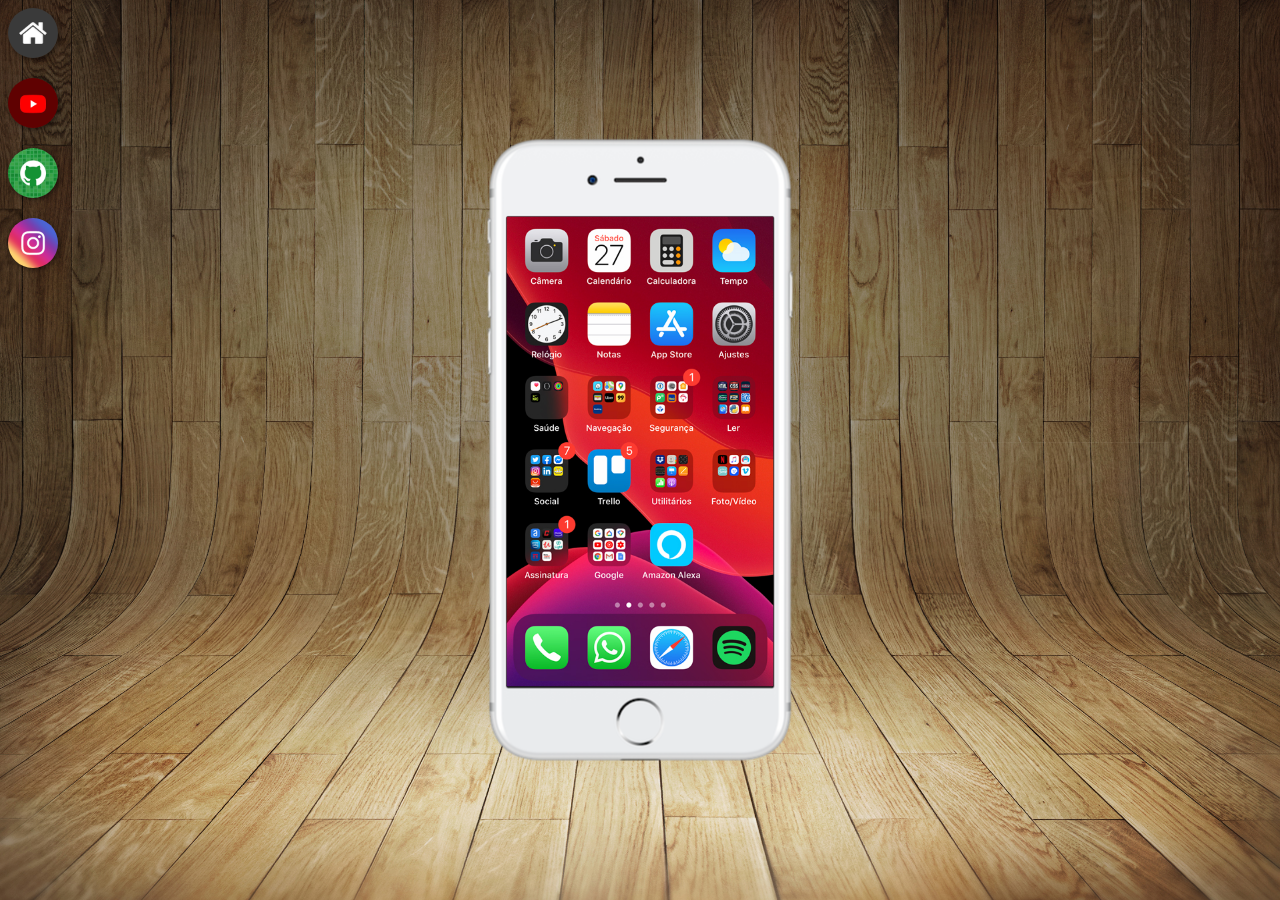
<file: index.html>
<!DOCTYPE html>
<html lang="pt-br">
<head>
    <meta charset="UTF-8">
    <meta name="viewport" content="width=device-width, initial-scale=1.0">
    <title>Redes Sociais</title>
    <link rel="stylesheet" href="estilos/style.css">
    <link rel="shortcut icon" href="favicon.ico" type="image/x-icon">
</head>
<body>
    <main>
        <section id="telefone">
            <iframe src="home.html" frameborder="0" name="tela" id="tela">
                Seu navegador não é compatível com isso :(
            </iframe>
        </section>
        <section id="redes">
            <a href="home.html" target="tela"><img src="imagens/logo-home.jpg" alt="home" target="tela"></a><br>
            <a href="youtube.html" target="tela"><img src="imagens/logo-youtube.jpg" alt="youtube"></a><br>
            <a href="github.html" target="tela"><img src="imagens/logo-github.jpg" alt="github"></a><br>
            <a href="instagram.html" target="tela"><img src="imagens/logo-instagram.jpg" alt="instagram"></a><br>
        </section>
    </main>
</body>
</html>
</file>
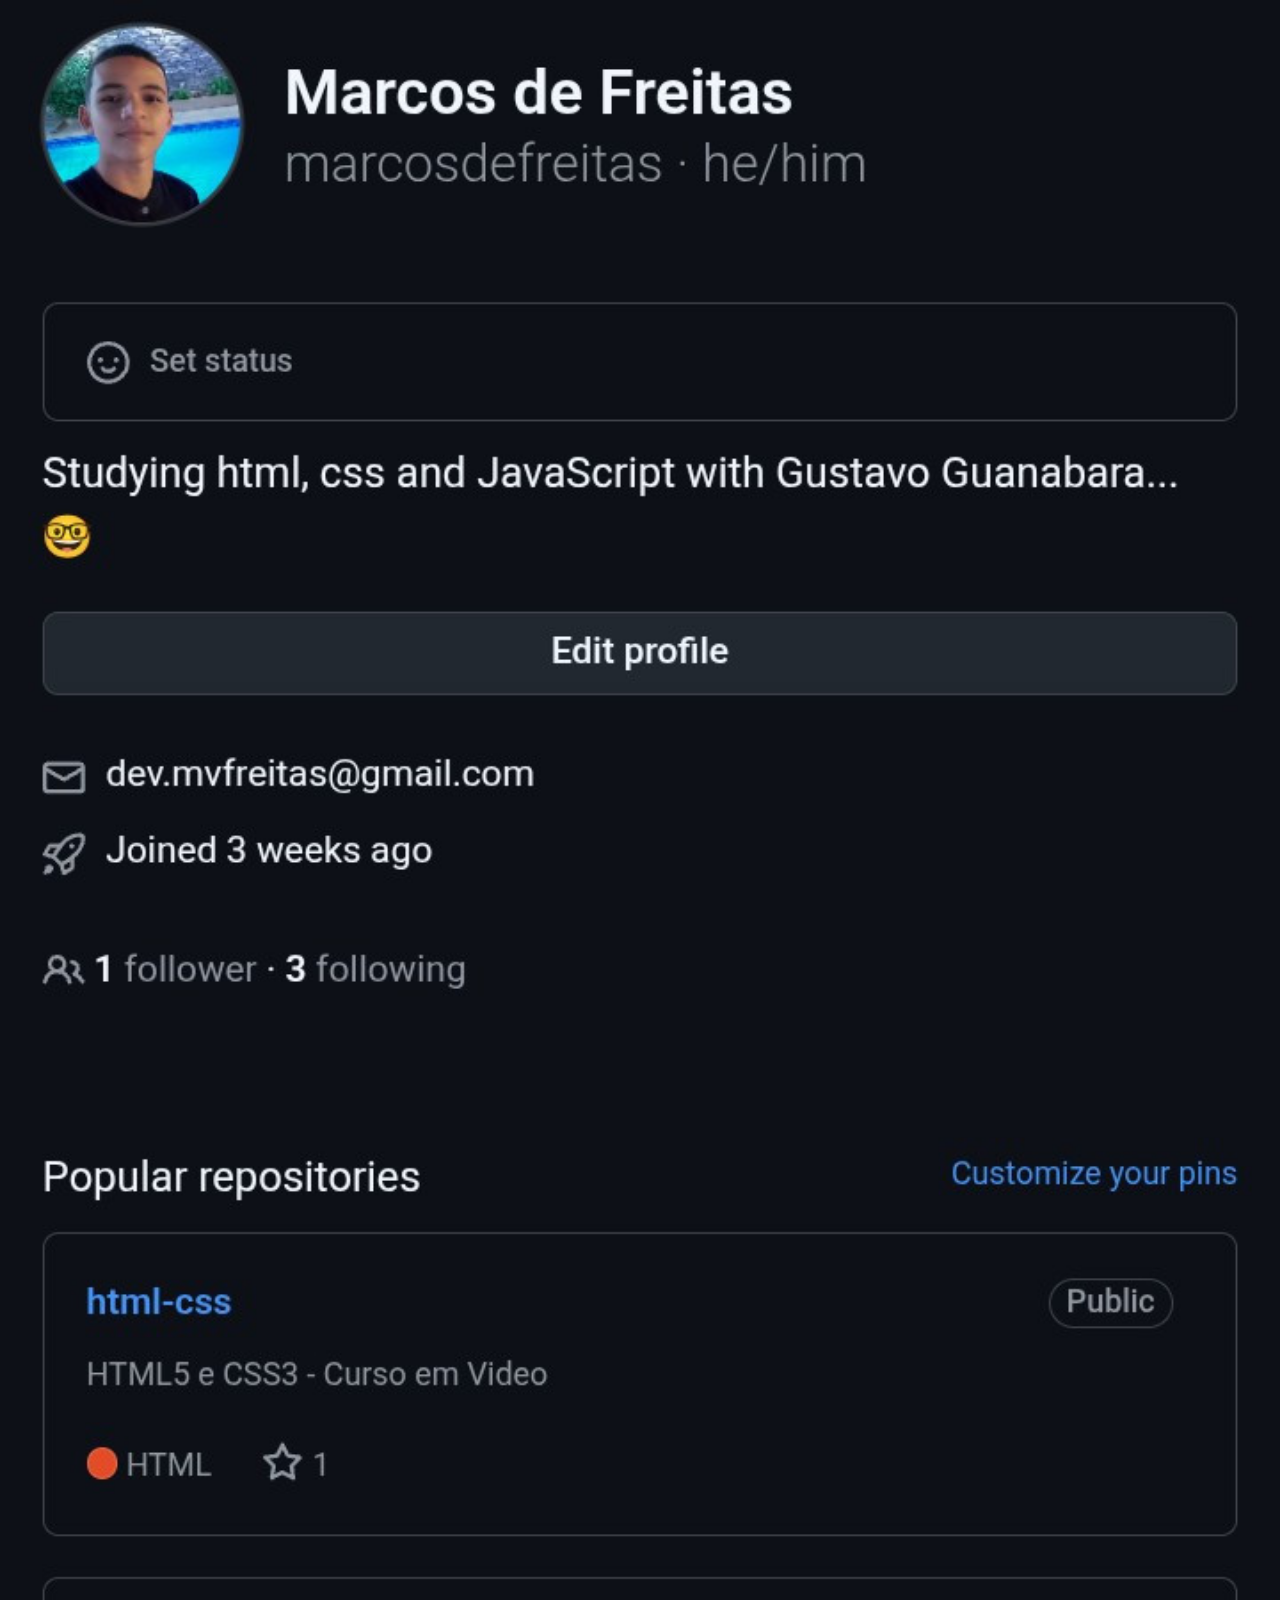
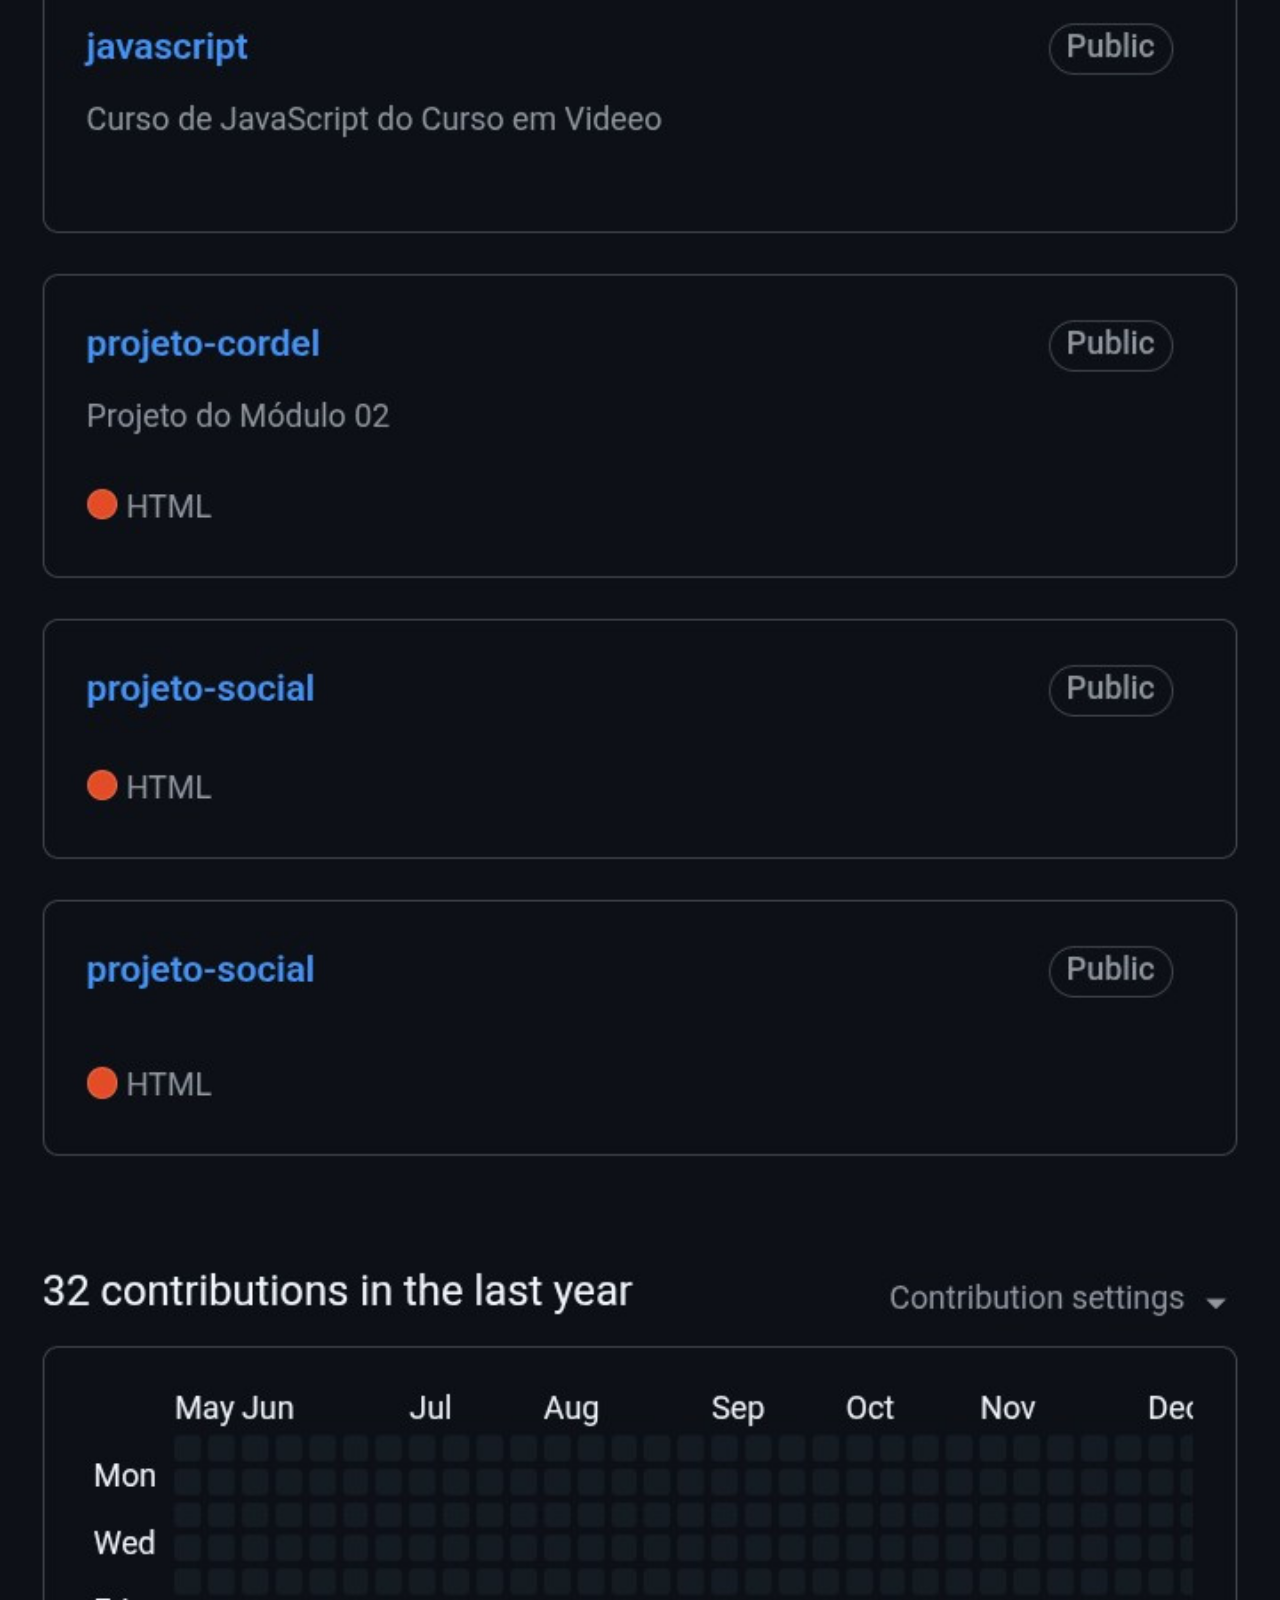
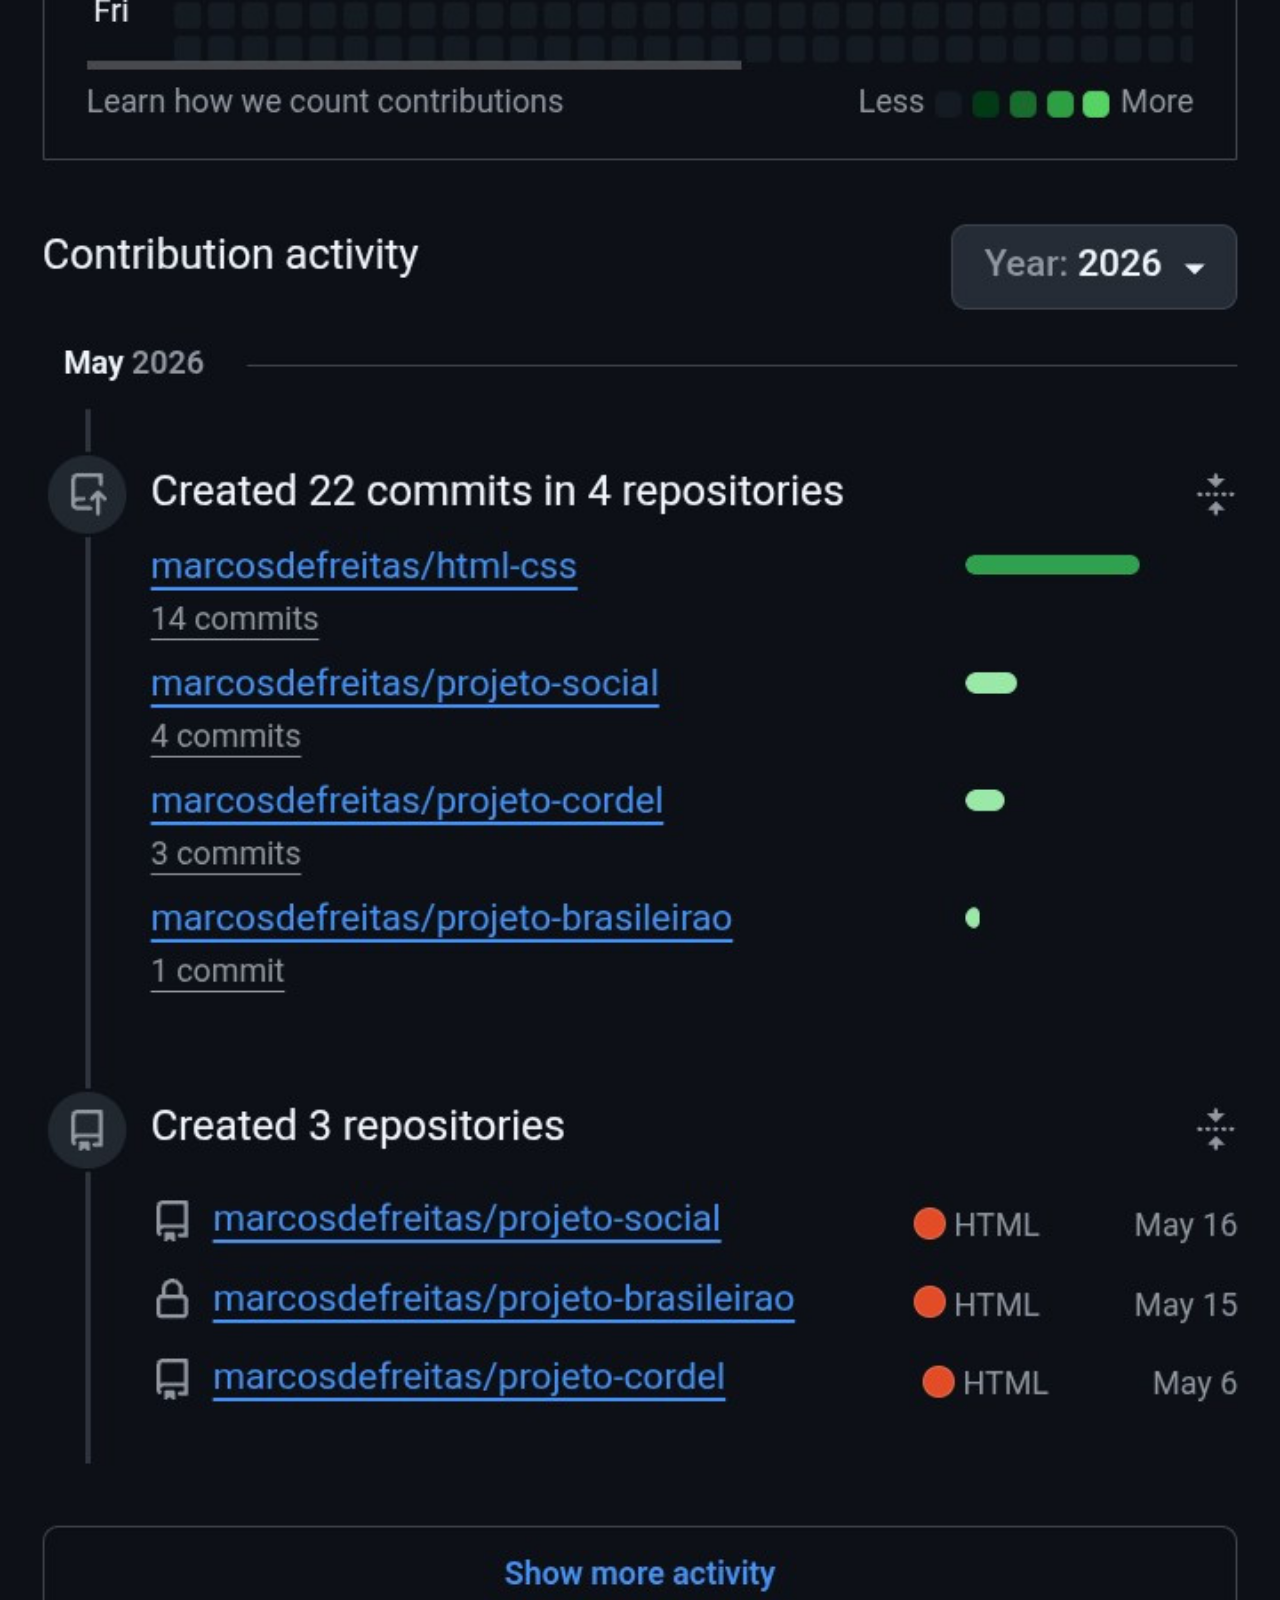
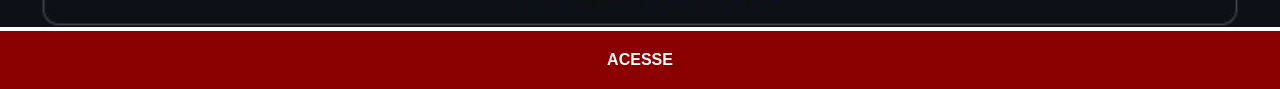
<file: github.html>
<!DOCTYPE html>
<html lang="en">
<head>
    <meta charset="UTF-8">
    <meta name="viewport" content="width=device-width, initial-scale=1.0">
    <title>GitHub</title>
    <link rel="stylesheet" href="estilos/social.css">
</head>
<body>
    <img src="imagens/tela-github.jpeg" alt="github">
    <a href="https://marcosdefreitas.github.io/html-css/" target="_blank">ACESSE</a>
</body>
</html>
</file>
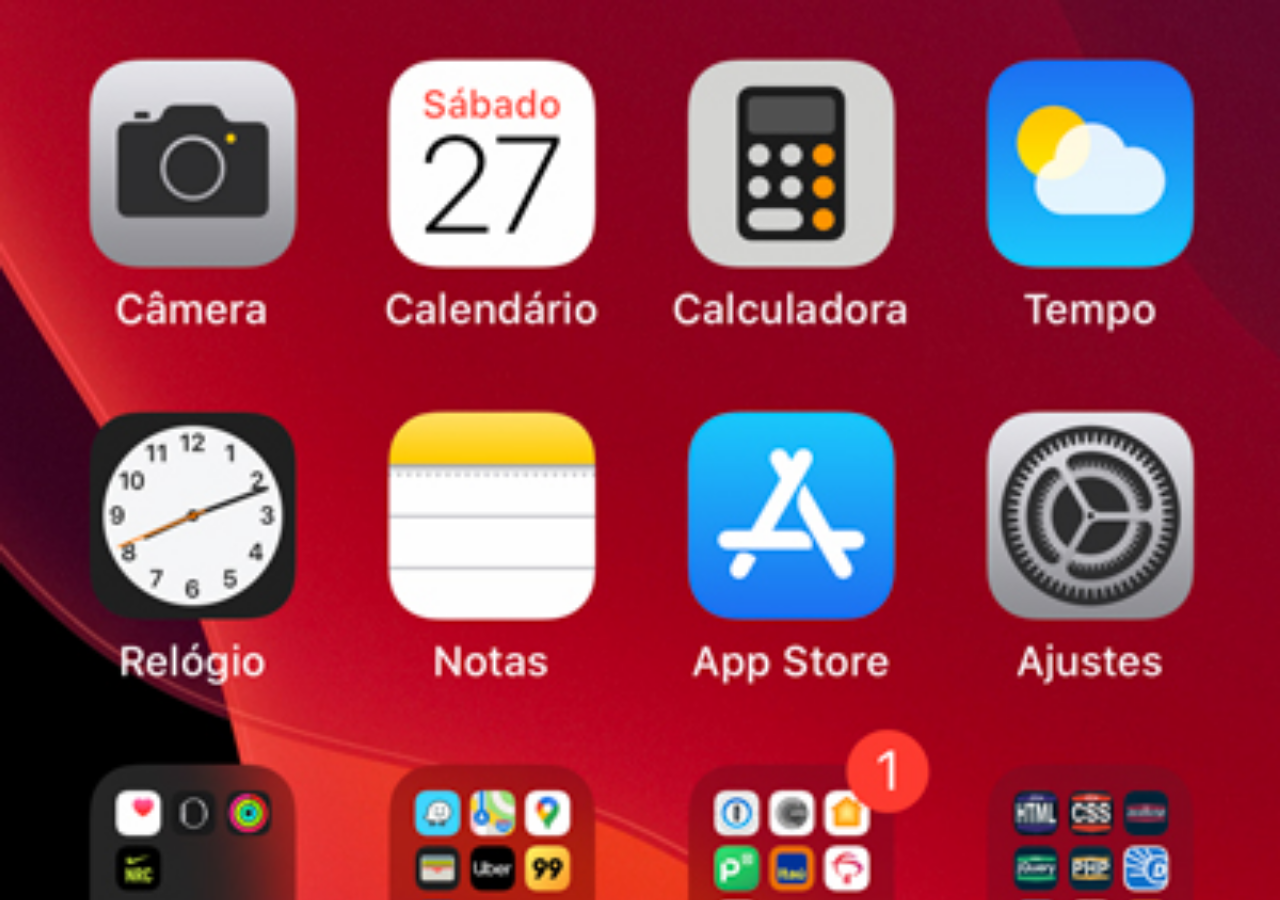
<file: home.html>
<!DOCTYPE html>
<html lang="pt-br">
<head>
    <meta charset="UTF-8">
    <meta name="viewport" content="width=device-width, initial-scale=1.0">
    <title>Home</title>
    <style>
        * {
            margin: 0px;
            padding: 0px;
        }

        body {
            width: 100vw;
            height: 100vh;
            background: black url(imagens/tela-home.jpg) no-repeat top center;
            background-size: cover;
            background-attachment: fixed;
        }
    </style>
</head>
<body>
    
</body>
</html>
</file>
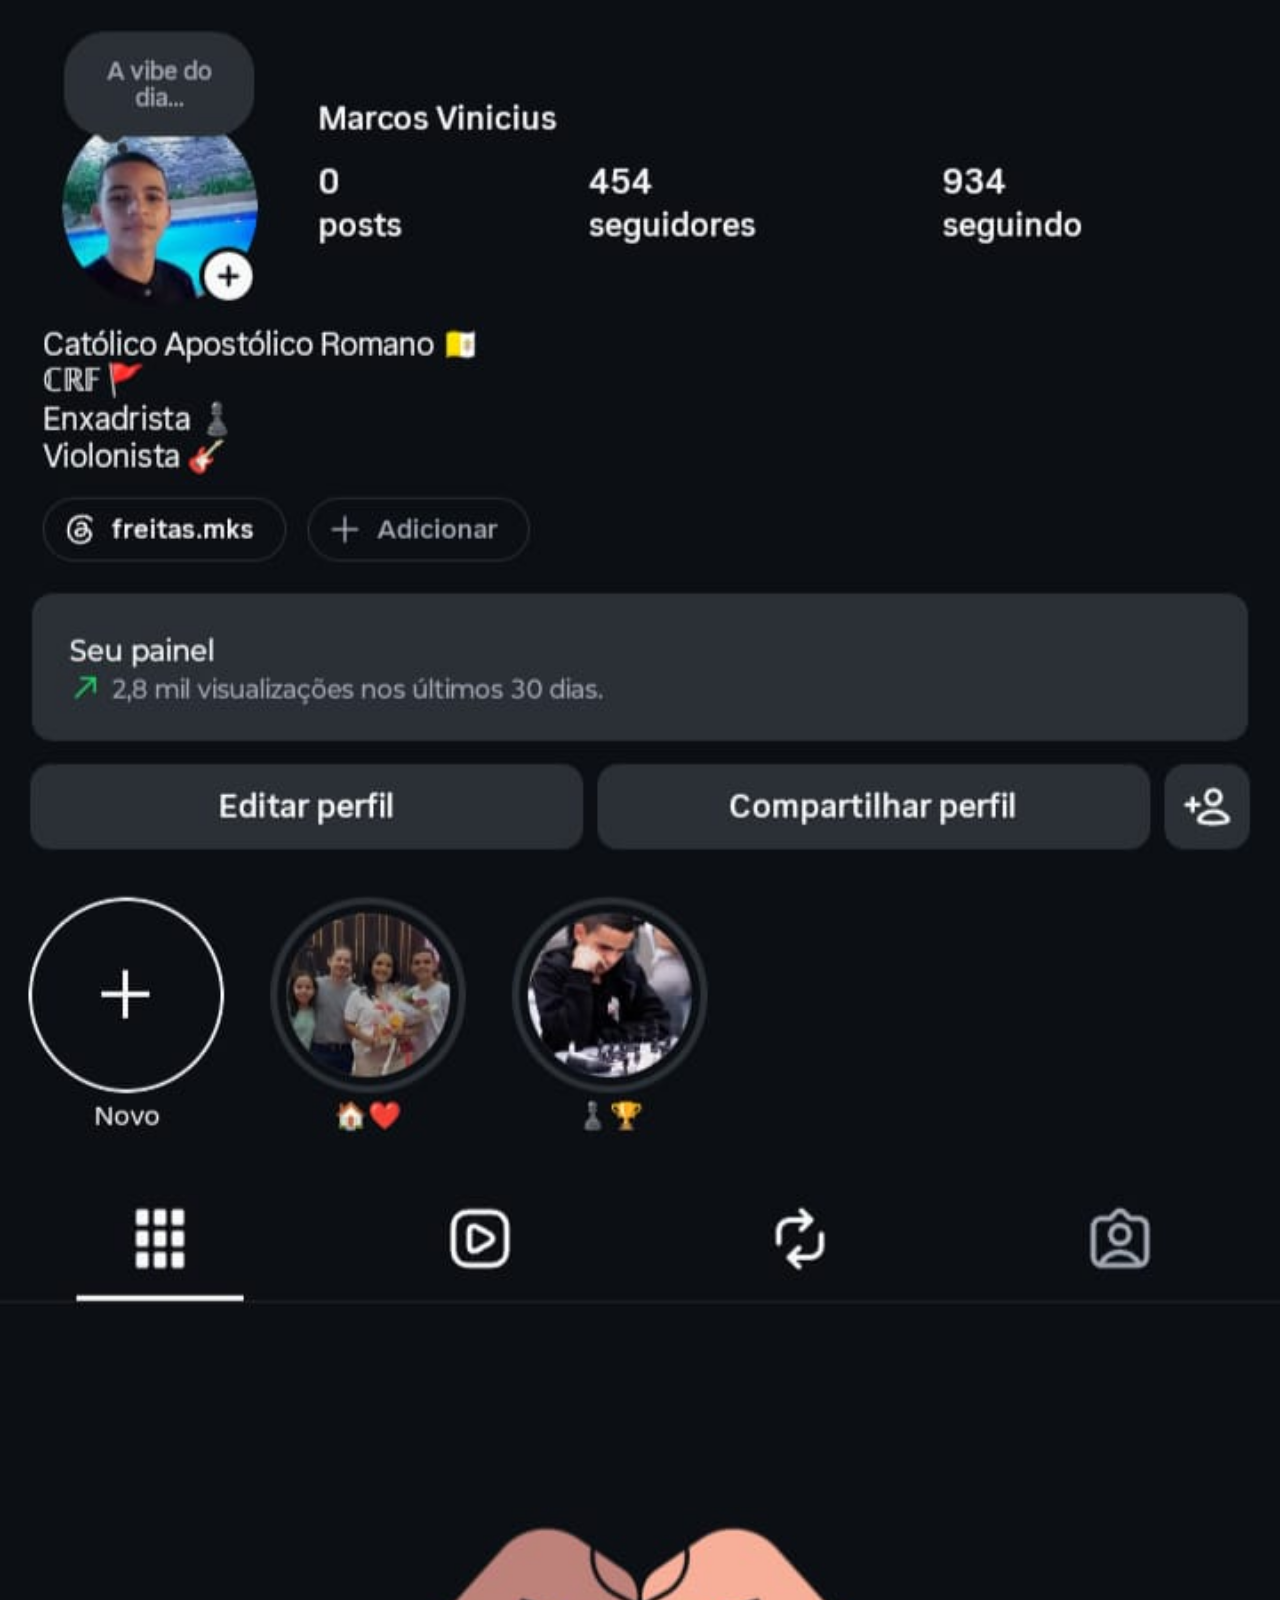
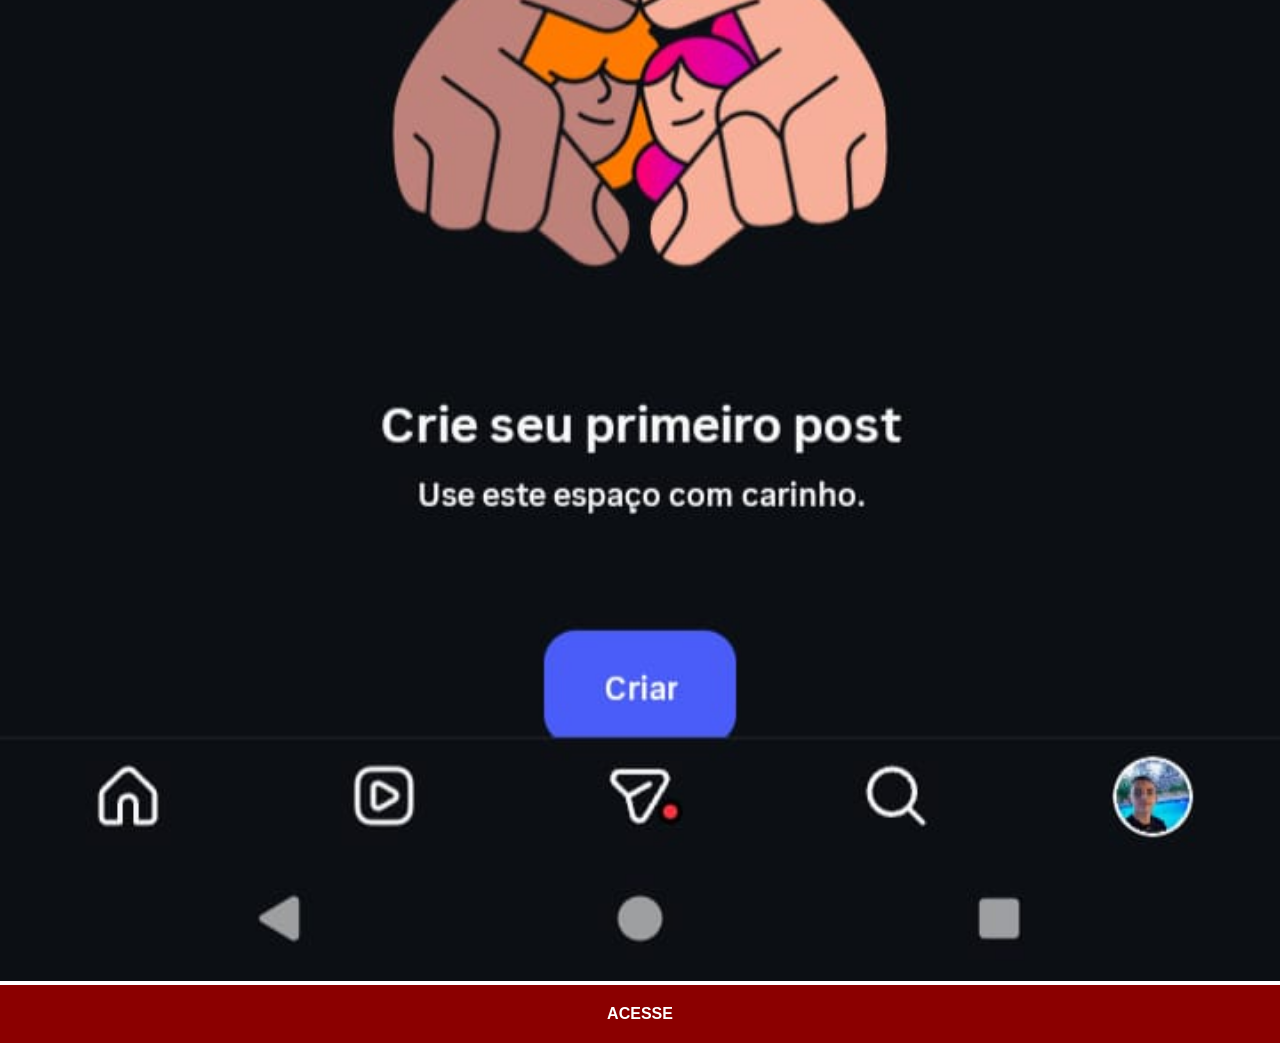
<file: instagram.html>
<!DOCTYPE html>
<html lang="en">
<head>
    <meta charset="UTF-8">
    <meta name="viewport" content="width=device-width, initial-scale=1.0">
    <title>Instagram</title>
    <link rel="stylesheet" href="estilos/social.css">
</head>
<body>
    <img src="imagens/tela-instagram.jpeg" alt="instagram">
    <a href="https://instagram.com/freitas.mks/" target="_blank">ACESSE</a>
</body>
</html>
</file>
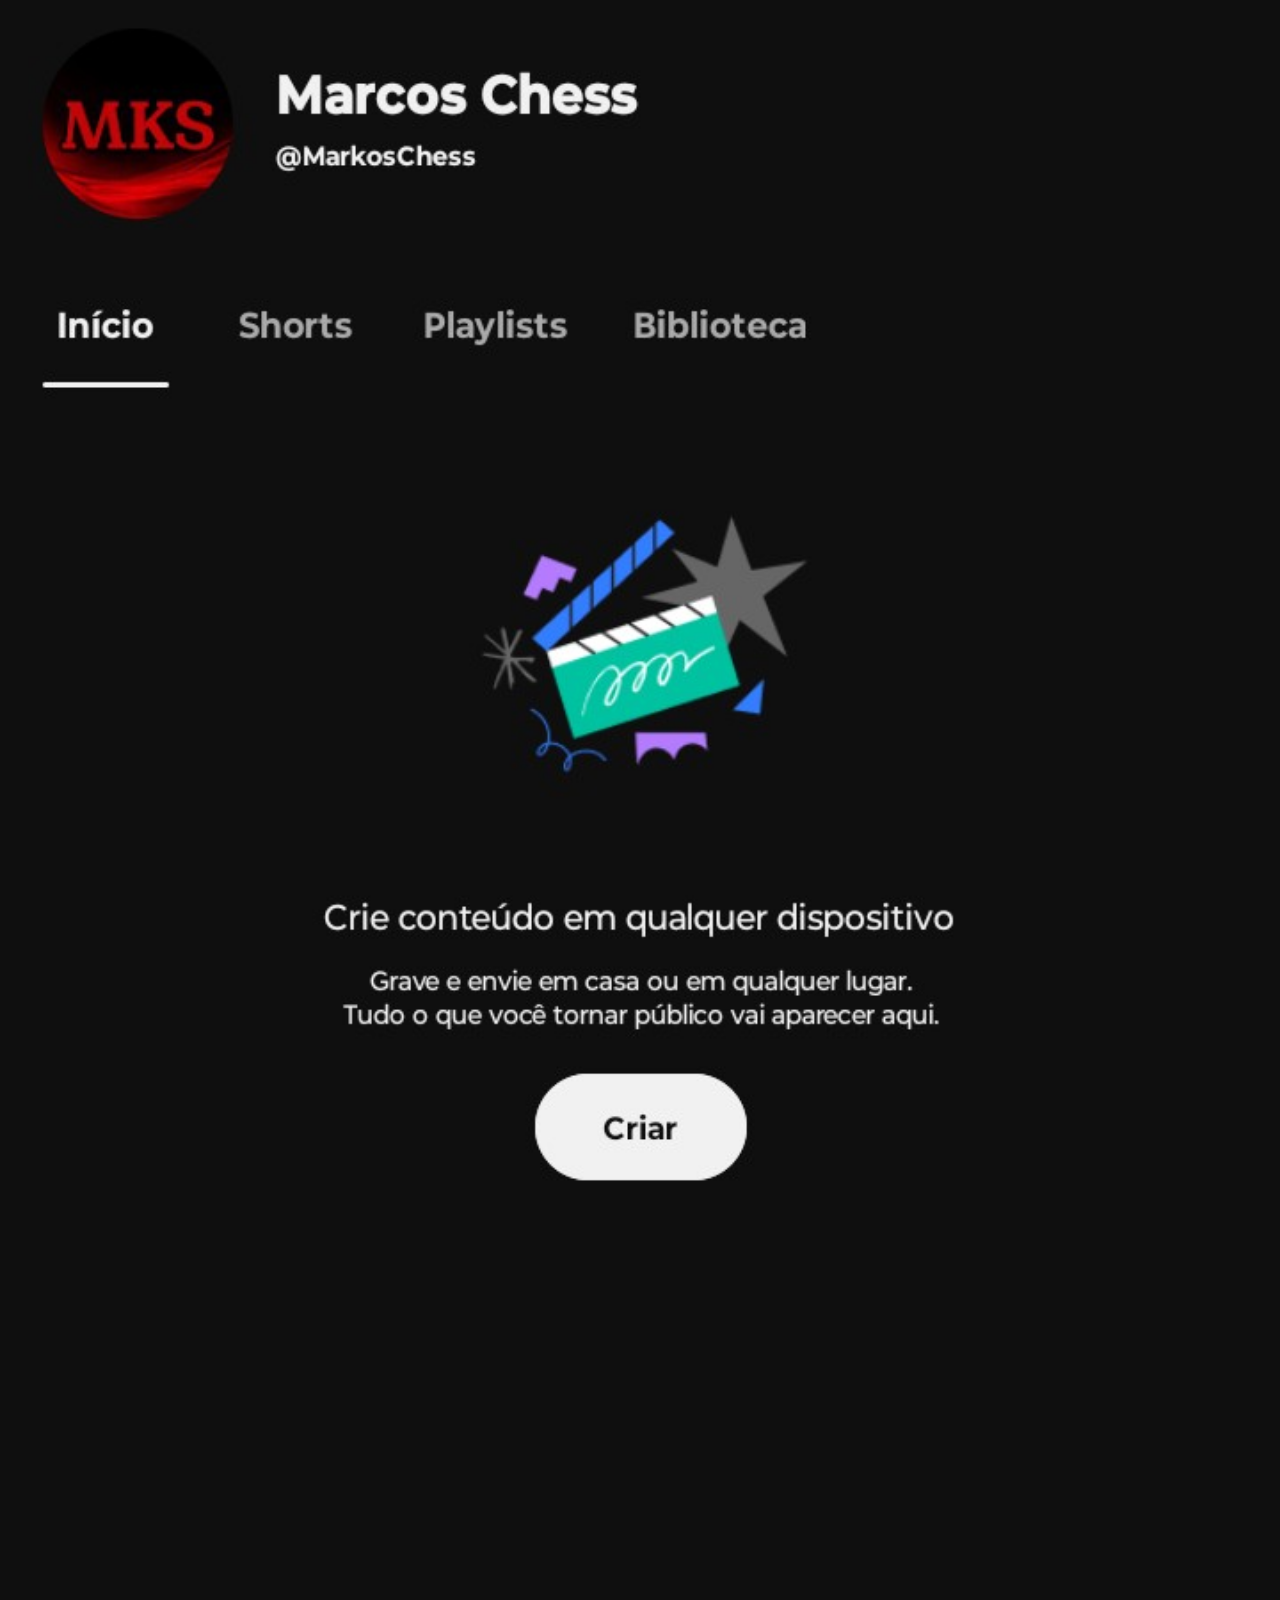
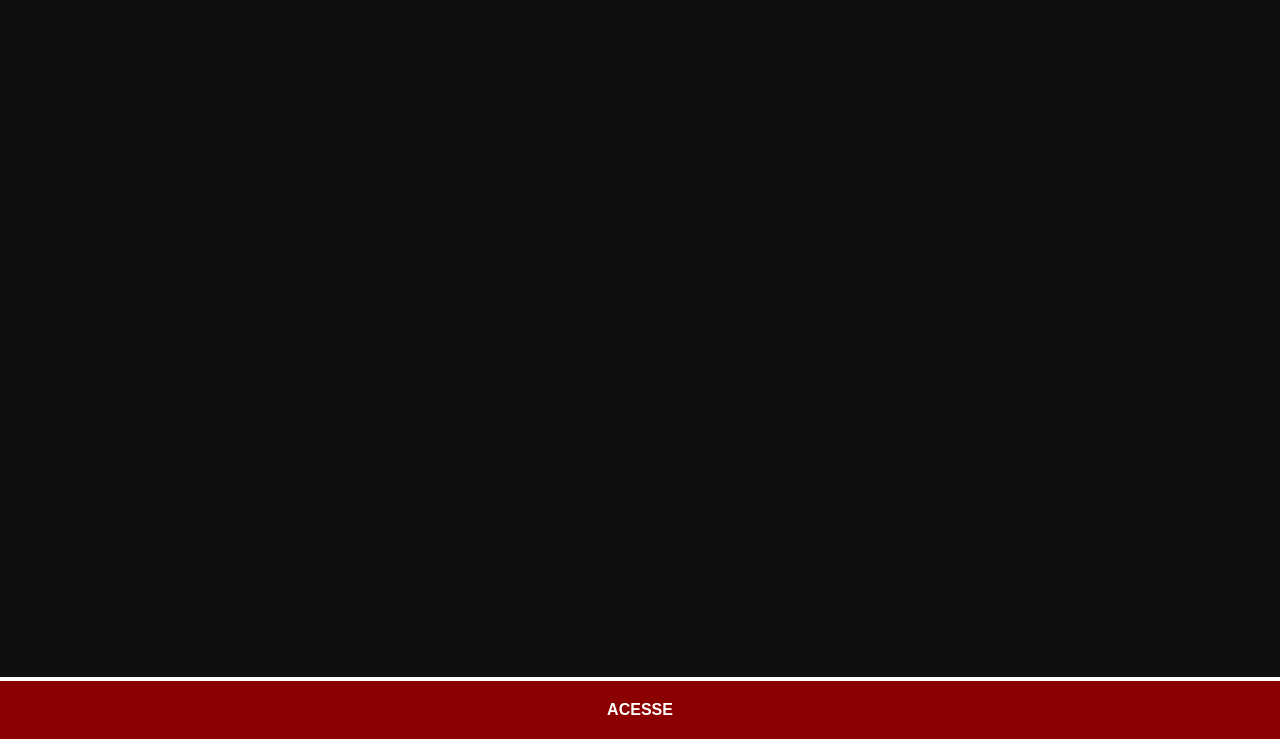
<file: youtube.html>
<!DOCTYPE html>
<html lang="pt-br">
<head>
    <meta charset="UTF-8">
    <meta name="viewport" content="width=device-width, initial-scale=1.0">
    <title>YouTube</title>
    <link rel="stylesheet" href="estilos/social.css">
</head>
<body>
    <img src="imagens/tela-youtube.jpeg" alt="youtube">
    <a href="https://youtube.com/cursoemvideo/playlists" target="_blank">ACESSE</a>
</body>
</html>
</file>
<file: estilos/style.css>
@charset "UTF-8";

* {
    margin: 0px;
    padding: 0px;
    font-family: Arial, Helvetica, sans-serif;
}

html, body {
    height: 100vh;
    width: 100vw;
    background-color: black;
}

body {
    background: url(../imagens/fundo-madeira.jpg) no-repeat top center;
    background-size: cover;
    background-attachment: fixed;
}

main {
    height: 100vh;
    position: relative;
}

section#telefone {
    position: absolute;
    top: 50%;
    left: 50%;
    transform: translate(-50%, -50%);
    height: 627px;
    width: 311px;
    background: url(../imagens/frame-iphone.png) no-repeat;
}

iframe#tela {
    position: relative;
    top: 80px;
    left: 22px;
    width: 267px;
    height: 470px;
}

section#redes img {
    width: 50px;
    margin: 8px;
    border-radius: 50%;
    box-shadow: 2px 2px 5px rgba(0, 0, 0, 0.452);
    box-sizing: border-box;
}

section#redes img:hover {
    border: 2px solid rgba(255, 255, 255, 0.747);
    transform: translate(3px, -3px);
    transition: transform 0.3s, border 0.3s;
    box-shadow: 5px 5px 10px rgba(0, 0, 0, 0.596);
}
</file>
<file: estilos/social.css>
@charset "UTF-8";

        * {
            margin: 0px;
            padding: 0px;
            font-family: Arial, Helvetica, sans-serif;
        }

        ::-webkit-scrollbar {
            width: 0px;
            height: 0px;
        }

        img {
            width: 100vw;
        }

        a {
            display: block;
            background-color: darkred;
            padding: 20px;
            text-align: center;
            font-weight: bold;
            text-decoration: none;
            color: white;
        }

        a:hover {
            background-color: red;
        }
</file>
